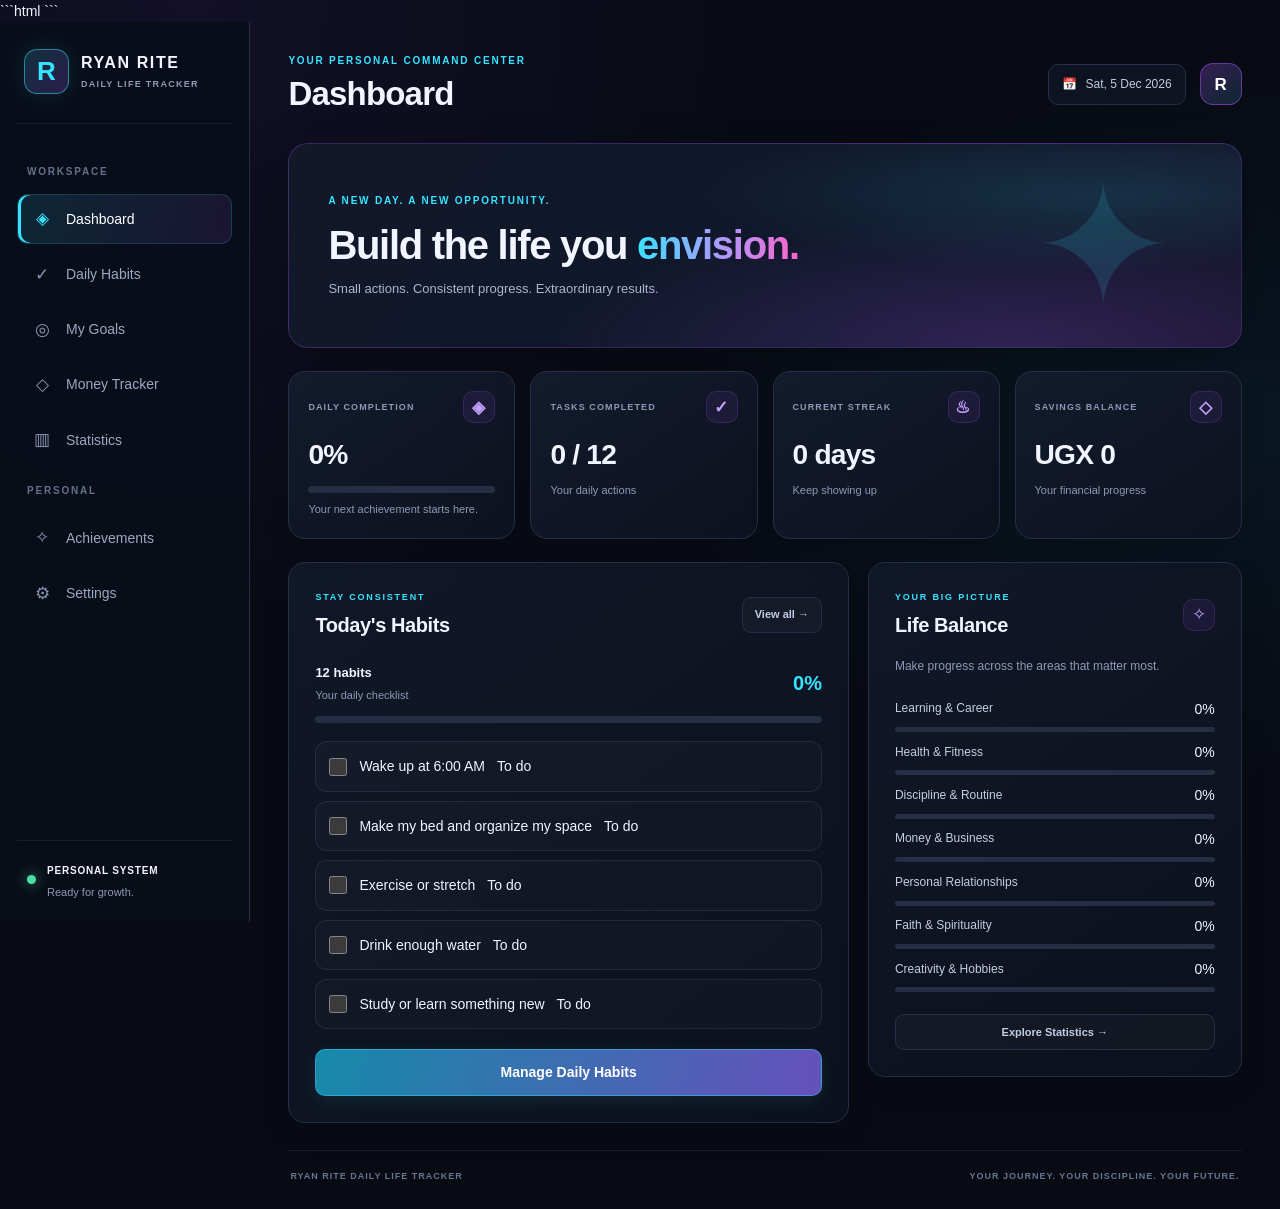
<file: index.html>
<!DOCTYPE html>
<html lang="en">
<head>
    ```html
<!-- Google tag (gtag.js) -->
<script async src="https://www.googletagmanager.com/gtag/js?id=G-MXNG1ZC601"></script>
<script>
  window.dataLayer = window.dataLayer || [];
  function gtag(){dataLayer.push(arguments);}
  gtag('js', new Date());

  gtag('config', 'G-MXNG1ZC601');
</script>
```
    <meta charset="UTF-8">
    <meta name="viewport" content="width=device-width, initial-scale=1.0">
    <meta name="theme-color" content="#080b14">
    <meta name="description" content="RYAN RITE DAILY LIFE TRACKER - Track your habits, goals, money, and personal growth.">
    <title>RYAN RITE DAILY LIFE TRACKER</title>
    <link rel="stylesheet" href="style.css">
</head>
<body>

    <div class="app-shell">

        <!-- Sidebar -->
        <aside class="sidebar">
            <div class="brand">
                <div class="brand-logo">R</div>
                <div>
                    <h2>RYAN RITE</h2>
                    <p>DAILY LIFE TRACKER</p>
                </div>
            </div>

            <nav class="navigation">
                <p class="nav-heading">WORKSPACE</p>

                <button class="nav-item active" data-page="dashboard">
                    <span>◈</span> Dashboard
                </button>
                <button class="nav-item" data-page="habits">
                    <span>✓</span> Daily Habits
                </button>
                <button class="nav-item" data-page="goals">
                    <span>◎</span> My Goals
                </button>
                <button class="nav-item" data-page="finance">
                    <span>◇</span> Money Tracker
                </button>
                <button class="nav-item" data-page="statistics">
                    <span>▥</span> Statistics
                </button>

                <p class="nav-heading">PERSONAL</p>

                <button class="nav-item" data-page="achievements">
                    <span>✧</span> Achievements
                </button>
                <button class="nav-item" data-page="settings">
                    <span>⚙</span> Settings
                </button>
            </nav>

            <div class="sidebar-footer">
                <div class="status-indicator"></div>
                <div>
                    <strong>PERSONAL SYSTEM</strong>
                    <p>Ready for growth.</p>
                </div>
            </div>
        </aside>

        <!-- Main application -->
        <main class="main-content">

            <header class="topbar">
                <div>
                    <p class="eyebrow">YOUR PERSONAL COMMAND CENTER</p>
                    <h1 id="page-title">Dashboard</h1>
                </div>

                <div class="topbar-right">
                    <div class="date-display">
                        <span>📅</span>
                        <span id="current-date">Loading date...</span>
                    </div>
                    <button class="profile-button" id="profile-button" aria-label="Open profile">
                        R
                    </button>
                </div>
            </header>

            <!-- Welcome section -->
            <section class="welcome-panel">
                <div class="welcome-text">
                    <p class="eyebrow">A NEW DAY. A NEW OPPORTUNITY.</p>
                    <h2>Build the life you <span>envision.</span></h2>
                    <p>Small actions. Consistent progress. Extraordinary results.</p>
                </div>

                <div class="welcome-symbol" aria-hidden="true">✦</div>
            </section>

            <!-- Dashboard statistics -->
            <section class="stats-grid" aria-label="Daily summary">

                <article class="stat-card">
                    <div class="stat-top">
                        <span>DAILY COMPLETION</span>
                        <span class="stat-icon">◈</span>
                    </div>
                    <h3 id="completion-value">0%</h3>
                    <div class="progress-track">
                        <div class="progress-fill" id="completion-bar"></div>
                    </div>
                    <p id="completion-caption">Ready to start your day</p>
                </article>

                <article class="stat-card">
                    <div class="stat-top">
                        <span>TASKS COMPLETED</span>
                        <span class="stat-icon">✓</span>
                    </div>
                    <h3 id="tasks-value">0 / 0</h3>
                    <p>Your daily actions</p>
                </article>

                <article class="stat-card">
                    <div class="stat-top">
                        <span>CURRENT STREAK</span>
                        <span class="stat-icon">♨</span>
                    </div>
                    <h3 id="streak-value">0 days</h3>
                    <p>Keep showing up</p>
                </article>

                <article class="stat-card">
                    <div class="stat-top">
                        <span>SAVINGS BALANCE</span>
                        <span class="stat-icon">◇</span>
                    </div>
                    <h3 id="savings-value">UGX 0</h3>
                    <p>Your financial progress</p>
                </article>

            </section>

            <!-- Main dashboard columns -->
            <section class="dashboard-grid">

                <article class="panel daily-panel">
                    <div class="panel-heading">
                        <div>
                            <p class="eyebrow">STAY CONSISTENT</p>
                            <h2>Today's Habits</h2>
                        </div>
                        <button class="secondary-button" data-goto="habits">View all →</button>
                    </div>

                    <div class="habit-summary">
                        <div>
                            <strong id="habit-count">0 habits</strong>
                            <p>Your daily checklist</p>
                        </div>
                        <span id="habit-percentage">0%</span>
                    </div>

                    <div class="progress-track habit-progress-track">
                        <div class="progress-fill" id="habit-progress-bar"></div>
                    </div>

                    <div id="dashboard-habits" class="habit-list">
                        <p class="empty-message">Your daily habits will appear here.</p>
                    </div>

                    <button class="primary-button full-width" data-goto="habits">
                        Manage Daily Habits
                    </button>
                </article>

                <article class="panel focus-panel">
                    <div class="panel-heading">
                        <div>
                            <p class="eyebrow">YOUR BIG PICTURE</p>
                            <h2>Life Balance</h2>
                        </div>
                        <span class="stat-icon">✧</span>
                    </div>

                    <p class="muted-text">
                        Make progress across the areas that matter most.
                    </p>

                    <div id="life-balance-list" class="life-balance-list">
                        <p class="empty-message">Your life areas will appear here.</p>
                    </div>

                    <button class="secondary-button full-width" data-goto="statistics">
                        Explore Statistics →
                    </button>
                </article>

            </section>

            <!-- Page sections will be added in the next steps -->
            <section id="extra-page" class="panel extra-page" hidden></section>

            <footer class="app-footer">
                <p>RYAN RITE DAILY LIFE TRACKER</p>
                <p>YOUR JOURNEY. YOUR DISCIPLINE. YOUR FUTURE.</p>
            </footer>

        </main>
    </div>

    <script src="script.js"></script>
</body>
</html>
</file>
<file: style.css>
/* =====================================================
   RYANWRITE DAILY LIFE TRACKER
   Complete main design + forms + extra screens
   ===================================================== */

:root {
    color-scheme: dark;
    --bg: #080b14;
    --panel: #101625;
    --panel-light: #151d30;
    --panel-hover: #19233a;
    --border: #252f47;
    --text: #f2f5ff;
    --muted: #8d99b5;
    --cyan: #36e4ff;
    --purple: #a855f7;
    --pink: #ff63cb;
    --green: #4adea6;
    --yellow: #ffd166;
    --danger: #ff647c;
    --radius: 17px;
    --shadow: 0 15px 45px rgba(0, 0, 0, 0.22);
    --glow-cyan: 0 0 24px rgba(54, 228, 255, 0.12);
    --glow-purple: 0 0 24px rgba(168, 85, 247, 0.12);
}

* {
    box-sizing: border-box;
    margin: 0;
    padding: 0;
}

html {
    min-height: 100%;
    scroll-behavior: smooth;
}

body {
    min-height: 100vh;
    overflow-x: hidden;
    background:
        radial-gradient(ellipse at 15% 0%, rgba(87, 47, 163, 0.13), transparent 36%),
        radial-gradient(ellipse at 95% 35%, rgba(25, 156, 193, 0.08), transparent 32%),
        var(--bg);
    color: var(--text);
    font-family: "Segoe UI", Arial, sans-serif;
    font-size: 14px;
    line-height: 1.6;
    -webkit-font-smoothing: antialiased;
}

button,
input,
select,
textarea {
    font: inherit;
}

button {
    color: inherit;
    cursor: pointer;
}

button:focus-visible,
input:focus-visible,
select:focus-visible,
textarea:focus-visible {
    outline: 2px solid var(--cyan);
    outline-offset: 3px;
}

button:disabled {
    cursor: not-allowed;
    opacity: 0.5;
}

a {
    color: var(--cyan);
    text-decoration: none;
}

::selection {
    color: #fff;
    background: rgba(168, 85, 247, 0.55);
}

::-webkit-scrollbar {
    width: 9px;
    height: 9px;
}

::-webkit-scrollbar-track {
    background: var(--bg);
}

::-webkit-scrollbar-thumb {
    border: 2px solid var(--bg);
    border-radius: 20px;
    background: #35405a;
}

::-webkit-scrollbar-thumb:hover {
    background: #596784;
}

/* Main application layout */

.app-shell {
    display: flex;
    width: 100%;
    min-height: 100vh;
}

/* Sidebar */

.sidebar {
    position: sticky;
    top: 0;
    display: flex;
    flex: 0 0 250px;
    flex-direction: column;
    width: 250px;
    height: 100vh;
    padding: 27px 17px 19px;
    overflow-y: auto;
    background: rgba(10, 14, 26, 0.96);
    border-right: 1px solid var(--border);
}

.brand {
    display: flex;
    align-items: center;
    gap: 12px;
    padding: 0 7px 29px;
    border-bottom: 1px solid rgba(141, 153, 181, 0.13);
}

.brand-logo {
    display: grid;
    flex-shrink: 0;
    width: 45px;
    height: 45px;
    place-items: center;
    border: 1px solid rgba(54, 228, 255, 0.5);
    border-radius: 13px;
    background: linear-gradient(135deg, rgba(54, 228, 255, 0.17), rgba(168, 85, 247, 0.22));
    box-shadow: var(--glow-cyan);
    color: var(--cyan);
    font-size: 26px;
    font-weight: 900;
}

.brand h2 {
    font-size: 16px;
    font-weight: 850;
    letter-spacing: 1.6px;
    line-height: 1.4;
}

.brand p {
    margin-top: 3px;
    color: var(--muted);
    font-size: 9px;
    font-weight: 700;
    letter-spacing: 1.3px;
}

.navigation {
    display: flex;
    flex-direction: column;
    gap: 6px;
    margin-top: 27px;
}

.nav-heading {
    margin: 13px 10px 8px;
    color: #64718d;
    font-size: 10px;
    font-weight: 800;
    letter-spacing: 1.8px;
}

.nav-item {
    display: flex;
    align-items: center;
    gap: 13px;
    width: 100%;
    min-height: 45px;
    padding: 10px 13px;
    border: 1px solid transparent;
    border-radius: 11px;
    background: transparent;
    color: #9ca8c1;
    text-align: left;
    transition:
        color 0.2s ease,
        background 0.2s ease,
        border-color 0.2s ease,
        transform 0.2s ease;
}

.nav-item > span {
    display: inline-grid;
    width: 22px;
    place-items: center;
    color: #8795b2;
    font-size: 17px;
}

.nav-item:hover {
    transform: translateX(3px);
    background: rgba(255, 255, 255, 0.035);
    color: #fff;
}

.nav-item.active {
    border-color: rgba(54, 228, 255, 0.15);
    background: linear-gradient(100deg, rgba(54, 228, 255, 0.12), rgba(168, 85, 247, 0.11));
    color: #fff;
    box-shadow: inset 3px 0 var(--cyan);
}

.nav-item.active > span {
    color: var(--cyan);
}

.sidebar-footer {
    display: flex;
    align-items: center;
    gap: 11px;
    margin-top: auto;
    padding: 17px 10px 2px;
    border-top: 1px solid rgba(141, 153, 181, 0.13);
}

.status-indicator {
    flex-shrink: 0;
    width: 9px;
    height: 9px;
    border-radius: 50%;
    background: var(--green);
    box-shadow: 0 0 13px rgba(74, 222, 166, 0.7);
    animation: status-pulse 2s ease-in-out infinite;
}

.sidebar-footer strong {
    font-size: 10px;
    letter-spacing: 0.8px;
}

.sidebar-footer p {
    margin-top: 3px;
    color: var(--muted);
    font-size: 11px;
}

/* Main content and top bar */

.main-content {
    flex: 1;
    width: calc(100% - 250px);
    min-width: 0;
    max-width: 1800px;
    margin: 0 auto;
    padding: 30px clamp(18px, 3vw, 43px) 20px;
    animation: page-enter 0.45s ease both;
}

.topbar {
    display: flex;
    align-items: center;
    justify-content: space-between;
    gap: 20px;
    margin-bottom: 27px;
}

.eyebrow {
    color: var(--cyan);
    font-size: 10px;
    font-weight: 800;
    letter-spacing: 1.8px;
    line-height: 1.8;
}

.topbar h1 {
    margin-top: 3px;
    font-size: clamp(25px, 3vw, 33px);
    font-weight: 750;
    letter-spacing: -0.8px;
    line-height: 1.3;
}

.topbar-right {
    display: flex;
    align-items: center;
    gap: 14px;
}

.date-display {
    display: flex;
    align-items: center;
    gap: 9px;
    padding: 10px 13px;
    border: 1px solid var(--border);
    border-radius: 10px;
    background: rgba(16, 22, 37, 0.8);
    color: #c3cce0;
    font-size: 12px;
}

.profile-button {
    display: grid;
    flex-shrink: 0;
    width: 42px;
    height: 42px;
    place-items: center;
    border: 1px solid rgba(168, 85, 247, 0.5);
    border-radius: 13px;
    background: linear-gradient(140deg, rgba(168, 85, 247, 0.28), rgba(54, 228, 255, 0.12));
    color: #fff;
    font-size: 17px;
    font-weight: 800;
    transition: 0.2s ease;
}

.profile-button:hover {
    transform: translateY(-2px) rotate(-3deg);
    box-shadow: var(--glow-purple);
}

/* Welcome banner */

.welcome-panel {
    position: relative;
    display: flex;
    align-items: center;
    justify-content: space-between;
    min-height: 205px;
    margin-bottom: 23px;
    padding: clamp(23px, 4vw, 39px);
    overflow: hidden;
    border: 1px solid rgba(168, 85, 247, 0.25);
    border-radius: 20px;
    background:
        radial-gradient(ellipse at 85% 25%, rgba(54, 228, 255, 0.13), transparent 35%),
        radial-gradient(ellipse at 75% 100%, rgba(168, 85, 247, 0.2), transparent 45%),
        linear-gradient(120deg, #12182a, #10172a 60%, #15152b);
    box-shadow: var(--shadow);
}

.welcome-text {
    position: relative;
    z-index: 1;
    max-width: 650px;
}

.welcome-text h2 {
    margin: 11px 0 10px;
    font-size: clamp(25px, 3.4vw, 40px);
    font-weight: 780;
    letter-spacing: -1.3px;
    line-height: 1.2;
}

.welcome-text h2 span {
    background: linear-gradient(95deg, var(--cyan), #a99bff, var(--pink));
    -webkit-background-clip: text;
    background-clip: text;
    color: transparent;
}

.welcome-text > p:last-child {
    color: #aab6ce;
    font-size: 13px;
}

.welcome-symbol {
    position: absolute;
    top: 50%;
    right: 7%;
    color: rgba(54, 228, 255, 0.14);
    font-size: clamp(95px, 15vw, 170px);
    line-height: 1;
    transform: translateY(-50%);
    animation: symbol-float 5s ease-in-out infinite;
    user-select: none;
}

/* Summary cards */

.stats-grid {
    display: grid;
    grid-template-columns: repeat(4, minmax(0, 1fr));
    gap: 15px;
    margin-bottom: 23px;
}

.stat-card {
    min-width: 0;
    padding: 19px;
    border: 1px solid var(--border);
    border-radius: var(--radius);
    background: linear-gradient(145deg, rgba(19, 27, 45, 0.98), rgba(13, 18, 31, 0.98));
    box-shadow: 0 8px 25px rgba(0, 0, 0, 0.12);
    transition: transform 0.22s ease, border-color 0.22s ease, box-shadow 0.22s ease;
    animation: card-enter 0.5s ease both;
}

.stat-card:nth-child(2) {
    animation-delay: 0.06s;
}

.stat-card:nth-child(3) {
    animation-delay: 0.12s;
}

.stat-card:nth-child(4) {
    animation-delay: 0.18s;
}

.stat-card:hover {
    transform: translateY(-4px);
    border-color: rgba(54, 228, 255, 0.28);
    box-shadow: var(--glow-cyan);
}

.stat-top {
    display: flex;
    align-items: center;
    justify-content: space-between;
    gap: 8px;
    color: var(--muted);
    font-size: 9px;
    font-weight: 800;
    letter-spacing: 1.1px;
}

.stat-icon {
    display: inline-grid;
    flex-shrink: 0;
    width: 32px;
    height: 32px;
    place-items: center;
    border: 1px solid rgba(168, 85, 247, 0.18);
    border-radius: 10px;
    background: rgba(168, 85, 247, 0.09);
    color: #c5a1ff;
    font-size: 17px;
}

.stat-card h3 {
    margin: 13px 0 8px;
    overflow-wrap: anywhere;
    color: var(--text);
    font-size: clamp(22px, 2.2vw, 29px);
    font-weight: 750;
    letter-spacing: -0.8px;
    line-height: 1.35;
}

.stat-card > p {
    margin-top: 8px;
    color: var(--muted);
    font-size: 11px;
}

/* Progress bars */

.progress-track {
    width: 100%;
    height: 7px;
    margin-top: 12px;
    overflow: hidden;
    border-radius: 20px;
    background: #252e43;
}

.progress-fill {
    width: 0;
    height: 100%;
    border-radius: inherit;
    background: linear-gradient(90deg, var(--purple), var(--cyan));
    box-shadow: 0 0 13px rgba(54, 228, 255, 0.25);
    transition: width 0.55s cubic-bezier(0.2, 0.8, 0.2, 1);
}

/* Dashboard columns */

.dashboard-grid {
    display: grid;
    grid-template-columns: minmax(0, 1.35fr) minmax(260px, 0.9fr);
    align-items: start;
    gap: 19px;
}

.panel {
    min-width: 0;
    padding: clamp(18px, 2.3vw, 26px);
    border: 1px solid var(--border);
    border-radius: var(--radius);
    background: linear-gradient(145deg, rgba(17, 24, 40, 0.97), rgba(12, 17, 29, 0.98));
    box-shadow: 0 10px 30px rgba(0, 0, 0, 0.13);
}

.panel-heading {
    display: flex;
    align-items: center;
    justify-content: space-between;
    gap: 12px;
    margin-bottom: 20px;
}

.panel-heading h2 {
    margin-top: 4px;
    font-size: 20px;
    font-weight: 720;
    letter-spacing: -0.4px;
}

.panel-heading .eyebrow {
    font-size: 9px;
}

.daily-panel,
.focus-panel {
    min-height: 370px;
}

.habit-summary {
    display: flex;
    align-items: center;
    justify-content: space-between;
    gap: 12px;
    margin-bottom: 12px;
}

.habit-summary strong {
    font-size: 13px;
}

.habit-summary p {
    margin-top: 3px;
    color: var(--muted);
    font-size: 11px;
}

#habit-percentage {
    color: var(--cyan);
    font-size: 20px;
    font-weight: 800;
}

.habit-progress-track {
    margin: 0 0 18px;
}

.habit-list,
.habit-page-list,
.life-balance-list {
    display: flex;
    flex-direction: column;
    gap: 9px;
}

.habit-list {
    margin-bottom: 20px;
}

.empty-message {
    padding: 19px 12px;
    border: 1px dashed #303b54;
    border-radius: 11px;
    color: var(--muted);
    font-size: 12px;
    text-align: center;
}

.muted-text {
    margin: -5px 0 20px;
    color: var(--muted);
    font-size: 12px;
    line-height: 1.8;
}

/* Habit rows: supports common class names used by the script */

.habit-row,
.habit-item,
.habit-entry,
.habit-card {
    display: flex;
    align-items: center;
    gap: 12px;
    min-width: 0;
    padding: 13px;
    border: 1px solid rgba(141, 153, 181, 0.15);
    border-radius: 12px;
    background: rgba(255, 255, 255, 0.018);
    transition: background 0.2s ease, border-color 0.2s ease, transform 0.2s ease;
}

.habit-row:hover,
.habit-item:hover,
.habit-entry:hover,
.habit-card:hover {
    border-color: rgba(54, 228, 255, 0.22);
    background: rgba(54, 228, 255, 0.035);
}

.habit-row label,
.habit-item label {
    flex: 1;
    min-width: 0;
    cursor: pointer;
}

.habit-row input[type="checkbox"],
.habit-item input[type="checkbox"],
.habit-entry input[type="checkbox"],
.habit-card input[type="checkbox"] {
    flex-shrink: 0;
    width: 18px;
    height: 18px;
    accent-color: var(--cyan);
    cursor: pointer;
}

.habit-row small,
.habit-item small,
.habit-entry small,
.habit-card small {
    color: var(--muted);
}

.habit-row.completed,
.habit-item.completed,
.habit-entry.completed,
.habit-card.completed {
    border-color: rgba(74, 222, 166, 0.22);
    background: rgba(74, 222, 166, 0.035);
}

.habit-row.completed label,
.habit-item.completed label,
.habit-entry.completed label,
.habit-card.completed label {
    color: var(--green);
}

.life-balance-list {
    margin: 16px 0 22px;
}

.life-balance-item,
.balance-item,
.category-progress {
    display: grid;
    grid-template-columns: minmax(0, 1fr) auto;
    align-items: center;
    gap: 7px 12px;
}

.life-balance-item > span:first-child,
.balance-item > span:first-child,
.category-progress > span:first-child {
    color: #c4cee3;
    font-size: 12px;
}

.life-balance-item > span:last-child,
.balance-item > span:last-child,
.category-progress > span:last-child {
    color: var(--cyan);
    font-size: 11px;
    font-weight: 700;
}

.life-balance-item .progress-track,
.balance-item .progress-track,
.category-progress .progress-track {
    grid-column: 1 / -1;
    margin-top: 0;
    height: 5px;
}

/* Buttons */

.primary-button,
.secondary-button,
.danger-button,
.delete-button {
    display: inline-flex;
    align-items: center;
    justify-content: center;
    gap: 8px;
    font-weight: 700;
    text-align: center;
    transition:
        transform 0.18s ease,
        box-shadow 0.18s ease,
        border-color 0.18s ease,
        background 0.18s ease,
        color 0.18s ease;
}

.primary-button {
    min-height: 43px;
    padding: 11px 17px;
    border: 1px solid rgba(54, 228, 255, 0.4);
    border-radius: 10px;
    background: linear-gradient(105deg, #168aa9, #6650bb);
    color: white;
    box-shadow: 0 5px 17px rgba(54, 228, 255, 0.1);
}

.primary-button:hover {
    transform: translateY(-2px);
    border-color: var(--cyan);
    background: linear-gradient(105deg, #1a9cbd, #7858d6);
    box-shadow: 0 8px 23px rgba(54, 228, 255, 0.18);
}

.primary-button:active,
.secondary-button:active,
.danger-button:active,
.profile-button:active {
    transform: scale(0.97);
}

.secondary-button {
    min-height: 36px;
    padding: 8px 12px;
    border: 1px solid var(--border);
    border-radius: 9px;
    background: rgba(255, 255, 255, 0.025);
    color: #c2cee5;
    font-size: 11px;
}

.secondary-button:hover {
    transform: translateY(-1px);
    border-color: rgba(54, 228, 255, 0.38);
    background: rgba(54, 228, 255, 0.07);
    color: var(--cyan);
}

.full-width {
    width: 100%;
}

/* Extra pages */

.extra-page {
    margin-top: 22px;
    animation: page-enter 0.3s ease both;
}

[hidden] {
    display: none !important;
}

.extra-page h2,
.extra-page h3 {
    color: var(--text);
}

.extra-page > h2 {
    margin-bottom: 10px;
    font-size: 23px;
}

.extra-page > p {
    color: var(--muted);
}

.extra-page .panel-heading {
    margin-bottom: 20px;
}

/* Forms */

.tracker-form {
    display: grid;
    gap: 10px;
    margin: 22px 0;
    padding: 18px;
    border: 1px solid var(--border);
    border-radius: 14px;
    background: rgba(255, 255, 255, 0.02);
}

.tracker-form label {
    margin-top: 4px;
    color: var(--muted);
    font-size: 11px;
    font-weight: 650;
}

.tracker-form input,
.tracker-form select,
.tracker-form textarea,
.extra-page input,
.extra-page select,
.extra-page textarea {
    width: 100%;
    min-width: 0;
    padding: 12px 13px;
    border: 1px solid #29334c;
    border-radius: 9px;
    background: #0b1120;
    color: var(--text);
    transition: border-color 0.2s ease, box-shadow 0.2s ease;
}

.tracker-form input:focus,
.tracker-form select:focus,
.tracker-form textarea:focus,
.extra-page input:focus,
.extra-page select:focus,
.extra-page textarea:focus {
    border-color: var(--cyan);
    box-shadow: 0 0 0 3px rgba(54, 228, 255, 0.08);
    outline: none;
}

.tracker-form input::placeholder,
.extra-page input::placeholder,
.extra-page textarea::placeholder {
    color: #65718c;
}

.tracker-form select option,
.extra-page select option {
    color: var(--text);
    background: var(--panel);
}

.tracker-form button {
    justify-self: start;
}

.tracker-form input[type="checkbox"],
.extra-page input[type="checkbox"] {
    width: 17px;
    height: 17px;
    accent-color: var(--cyan);
}

.habit-page-list {
    margin-top: 20px;
}

.delete-button {
    flex-shrink: 0;
    width: 32px;
    height: 32px;
    border: 1px solid rgba(255, 99, 203, 0.25);
    border-radius: 8px;
    background: rgba(255, 99, 203, 0.06);
    color: var(--pink);
    font-size: 20px;
}

.delete-button:hover {
    transform: scale(1.06);
    background: rgba(255, 99, 203, 0.17);
}

.danger-button {
    width: auto;
    min-height: 38px;
    padding: 10px 14px;
    border: 1px solid rgba(255, 100, 124, 0.35);
    border-radius: 9px;
    background: rgba(255, 100, 124, 0.1);
    color: #ff8798;
}

.danger-button:hover {
    border-color: var(--danger);
    background: rgba(255, 100, 124, 0.18);
}

.settings-warning {
    margin-top: 25px;
    padding: 18px;
    border: 1px solid var(--border);
    border-radius: 14px;
}

.settings-warning h3 {
    margin-bottom: 9px;
}

.settings-warning p,
.goal-date {
    display: block;
    margin-top: 7px;
    color: var(--muted);
    font-size: 11px;
    line-height: 1.7;
}

/* Goals and general cards */

.goal-grid,
.goals-grid,
.finance-grid,
.settings-grid {
    display: grid;
    grid-template-columns: repeat(2, minmax(0, 1fr));
    gap: 14px;
    margin-top: 18px;
}

.goal-card,
.goal-item,
.finance-card,
.settings-card {
    min-width: 0;
    padding: 18px;
    border: 1px solid var(--border);
    border-radius: 13px;
    background: rgba(255, 255, 255, 0.02);
    transition: border-color 0.2s ease, transform 0.2s ease;
}

.goal-card:hover,
.goal-item:hover,
.finance-card:hover,
.settings-card:hover {
    transform: translateY(-2px);
    border-color: rgba(168, 85, 247, 0.35);
}

.goal-card h3,
.goal-item h3,
.finance-card h3,
.settings-card h3 {
    margin-bottom: 8px;
    font-size: 15px;
}

.goal-card p,
.goal-item p,
.finance-card p,
.settings-card p {
    color: var(--muted);
    font-size: 12px;
    line-height: 1.7;
}

.goal-card .progress-track,
.goal-item .progress-track {
    margin: 14px 0 8px;
}

/* Money tracker */

.finance-summary {
    display: grid;
    grid-template-columns: repeat(3, minmax(0, 1fr));
    gap: 12px;
    margin: 20px 0;
}

.finance-stat {
    min-width: 0;
    padding: 16px;
    border: 1px solid var(--border);
    border-radius: 12px;
    background: rgba(255, 255, 255, 0.025);
}

.finance-stat p {
    margin-bottom: 10px;
    color: var(--muted);
    font-size: 11px;
}

.finance-stat strong {
    overflow-wrap: anywhere;
    font-size: clamp(14px, 2vw, 21px);
}

.income-text {
    color: var(--green);
    font-size: 12px;
    overflow-wrap: anywhere;
}

.expense-text {
    color: var(--pink);
    font-size: 12px;
    overflow-wrap: anywhere;
}

.transaction-list {
    display: flex;
    flex-direction: column;
    gap: 9px;
    margin-top: 15px;
}

.transaction-row,
.transaction-item {
    display: flex;
    align-items: center;
    justify-content: space-between;
    gap: 12px;
    padding: 13px;
    border: 1px solid rgba(141, 153, 181, 0.14);
    border-radius: 10px;
    background: rgba(255, 255, 255, 0.015);
}

.transaction-row p,
.transaction-item p {
    color: var(--muted);
    font-size: 11px;
}

/* Weekly statistics chart */

.subheading {
    margin: 28px 0 12px;
    font-size: 16px;
}

.weekly-chart {
    display: flex;
    align-items: stretch;
    justify-content: space-around;
    gap: 10px;
    height: 230px;
    margin: 25px 0;
    padding: 18px 10px;
    border: 1px solid var(--border);
    border-radius: 14px;
    background: rgba(255, 255, 255, 0.015);
}

.chart-column {
    display: flex;
    flex: 1;
    flex-direction: column;
    align-items: center;
    gap: 7px;
    min-width: 0;
}

.chart-value,
.chart-label {
    color: var(--muted);
    font-size: 10px;
    text-align: center;
}

.chart-bar-area {
    display: flex;
    flex: 1;
    align-items: flex-end;
    justify-content: center;
    width: 100%;
}

.chart-bar {
    width: min(32px, 80%);
    min-height: 3px;
    border-radius: 7px 7px 2px 2px;
    background: linear-gradient(180deg, var(--cyan), var(--purple));
    box-shadow: 0 0 15px rgba(54, 228, 255, 0.13);
    transition: height 0.5s ease;
}

/* Achievements */

.achievement-grid {
    display: grid;
    grid-template-columns: repeat(3, minmax(0, 1fr));
    gap: 13px;
    margin-top: 20px;
}

.achievement-card {
    min-width: 0;
    padding: 18px 14px;
    border: 1px solid var(--border);
    border-radius: 14px;
    background: rgba(255, 255, 255, 0.02);
    transition: transform 0.2s ease, border-color 0.2s ease;
}

.achievement-card:hover {
    transform: translateY(-3px);
    border-color: rgba(168, 85, 247, 0.35);
}

.achievement-card.unlocked {
    border-color: rgba(54, 228, 255, 0.32);
    background: linear-gradient(145deg, rgba(54, 228, 255, 0.06), rgba(168, 85, 247, 0.05));
}

.achievement-symbol {
    margin-bottom: 13px;
    color: var(--purple);
    font-size: 27px;
}

.achievement-card.unlocked .achievement-symbol {
    color: var(--cyan);
    text-shadow: 0 0 15px rgba(54, 228, 255, 0.3);
}

.achievement-card h3 {
    margin-bottom: 9px;
    font-size: 13px;
}

.achievement-card p {
    min-height: 36px;
    color: var(--muted);
    font-size: 11px;
    line-height: 1.6;
}

.achievement-card > span {
    display: inline-block;
    margin-top: 15px;
    color: #77839d;
    font-size: 9px;
    font-weight: 800;
    letter-spacing: 1px;
}

.achievement-card.unlocked > span {
    color: var(--green);
}

/* Footer */

.app-footer {
    display: flex;
    align-items: center;
    justify-content: space-between;
    flex-wrap: wrap;
    gap: 8px 20px;
    margin-top: 27px;
    padding: 18px 2px 6px;
    border-top: 1px solid rgba(141, 153, 181, 0.13);
}

.app-footer p {
    color: #687590;
    font-size: 9px;
    font-weight: 700;
    letter-spacing: 1px;
}

/* Animations */

@keyframes page-enter {
    from {
        opacity: 0;
        transform: translateY(8px);
    }
    to {
        opacity: 1;
        transform: translateY(0);
    }
}

@keyframes card-enter {
    from {
        opacity: 0;
        transform: translateY(9px);
    }
    to {
        opacity: 1;
        transform: translateY(0);
    }
}

@keyframes symbol-float {
    0%, 100% {
        transform: translateY(-50%) rotate(-5deg);
    }
    50% {
        transform: translateY(calc(-50% - 10px)) rotate(5deg);
    }
}

@keyframes status-pulse {
    0%, 100% {
        opacity: 1;
        box-shadow: 0 0 13px rgba(74, 222, 166, 0.7);
    }
    50% {
        opacity: 0.65;
        box-shadow: 0 0 5px rgba(74, 222, 166, 0.35);
    }
}

/* Tablet screens */

@media (max-width: 1100px) {
    .sidebar {
        flex-basis: 215px;
        width: 215px;
        padding-right: 13px;
        padding-left: 13px;
    }

    .main-content {
        width: calc(100% - 215px);
        padding-right: 22px;
        padding-left: 22px;
    }

    .stats-grid {
        grid-template-columns: repeat(2, minmax(0, 1fr));
    }

    .dashboard-grid {
        grid-template-columns: minmax(0, 1fr);
    }

    .daily-panel,
    .focus-panel {
        min-height: 0;
    }
}

/* Phones and narrow windows */

@media (max-width: 650px) {
    .app-shell {
        display: block;
    }

    .sidebar {
        position: relative;
        width: 100%;
        height: auto;
        padding: 15px;
        overflow: visible;
        border-right: none;
        border-bottom: 1px solid var(--border);
    }

    .brand {
        padding: 0 2px 14px;
    }

    .brand-logo {
        width: 39px;
        height: 39px;
        font-size: 23px;
    }

    .navigation {
        display: grid;
        grid-template-columns: repeat(2, minmax(0, 1fr));
        gap: 5px;
        margin-top: 10px;
    }

    .nav-heading {
        grid-column: 1 / -1;
        margin: 8px 5px 4px;
    }

    .nav-item {
        min-height: 39px;
        gap: 8px;
        padding: 8px;
        font-size: 11px;
    }

    .nav-item > span {
        width: 17px;
        font-size: 14px;
    }

    .sidebar-footer {
        display: none;
    }

    .main-content {
        width: 100%;
        padding: 22px 15px 15px;
    }

    .topbar {
        align-items: flex-start;
        gap: 10px;
        margin-bottom: 20px;
    }

    .topbar h1 {
        font-size: 25px;
    }

    .topbar-right {
        gap: 7px;
    }

    .date-display {
        max-width: 155px;
        padding: 8px;
        font-size: 10px;
    }

    .profile-button {
        width: 37px;
        height: 37px;
    }

    .welcome-panel {
        min-height: 175px;
        margin-bottom: 16px;
        padding: 22px 18px;
        border-radius: 15px;
    }

    .welcome-text h2 {
        max-width: 290px;
        font-size: 28px;
    }

    .welcome-text > p:last-child {
        max-width: 270px;
        font-size: 12px;
    }

    .welcome-symbol {
        right: -10px;
        font-size: 95px;
        opacity: 0.6;
    }

    .stats-grid {
        gap: 10px;
        margin-bottom: 16px;
    }

    .stat-card {
        padding: 13px;
        border-radius: 13px;
    }

    .stat-top {
        font-size: 8px;
        letter-spacing: 0.5px;
    }

    .stat-icon {
        width: 27px;
        height: 27px;
        font-size: 14px;
    }

    .stat-card h3 {
        margin-top: 10px;
        font-size: 23px;
    }

    .panel {
        padding: 17px;
    }

    .panel-heading h2 {
        font-size: 18px;
    }

    .dashboard-grid {
        gap: 14px;
    }

    .finance-summary {
        grid-template-columns: 1fr;
    }

    .achievement-grid {
        grid-template-columns: repeat(2, minmax(0, 1fr));
    }

    .goal-grid,
    .goals-grid,
    .finance-grid,
    .settings-grid {
        grid-template-columns: minmax(0, 1fr);
    }

    .weekly-chart {
        gap: 5px;
        padding-right: 6px;
        padding-left: 6px;
    }

    .app-footer {
        align-items: flex-start;
        flex-direction: column;
    }
}

@media (max-width: 380px) {
    .main-content {
        padding-right: 10px;
        padding-left: 10px;
    }

    .topbar {
        flex-direction: column;
    }

    .topbar-right {
        width: 100%;
        justify-content: space-between;
    }

    .welcome-text h2 {
        font-size: 24px;
    }

    .stat-card {
        padding: 10px;
    }

    .stat-card h3 {
        font-size: 20px;
    }

    .achievement-grid {
        grid-template-columns: minmax(0, 1fr);
    }
}

/* Respect reduced-motion preferences */

@media (prefers-reduced-motion: reduce) {
    *,
    *::before,
    *::after {
        scroll-behavior: auto !important;
        animation-duration: 0.01ms !important;
        animation-iteration-count: 1 !important;
        transition-duration: 0.01ms !important;
    }
}
</file>
